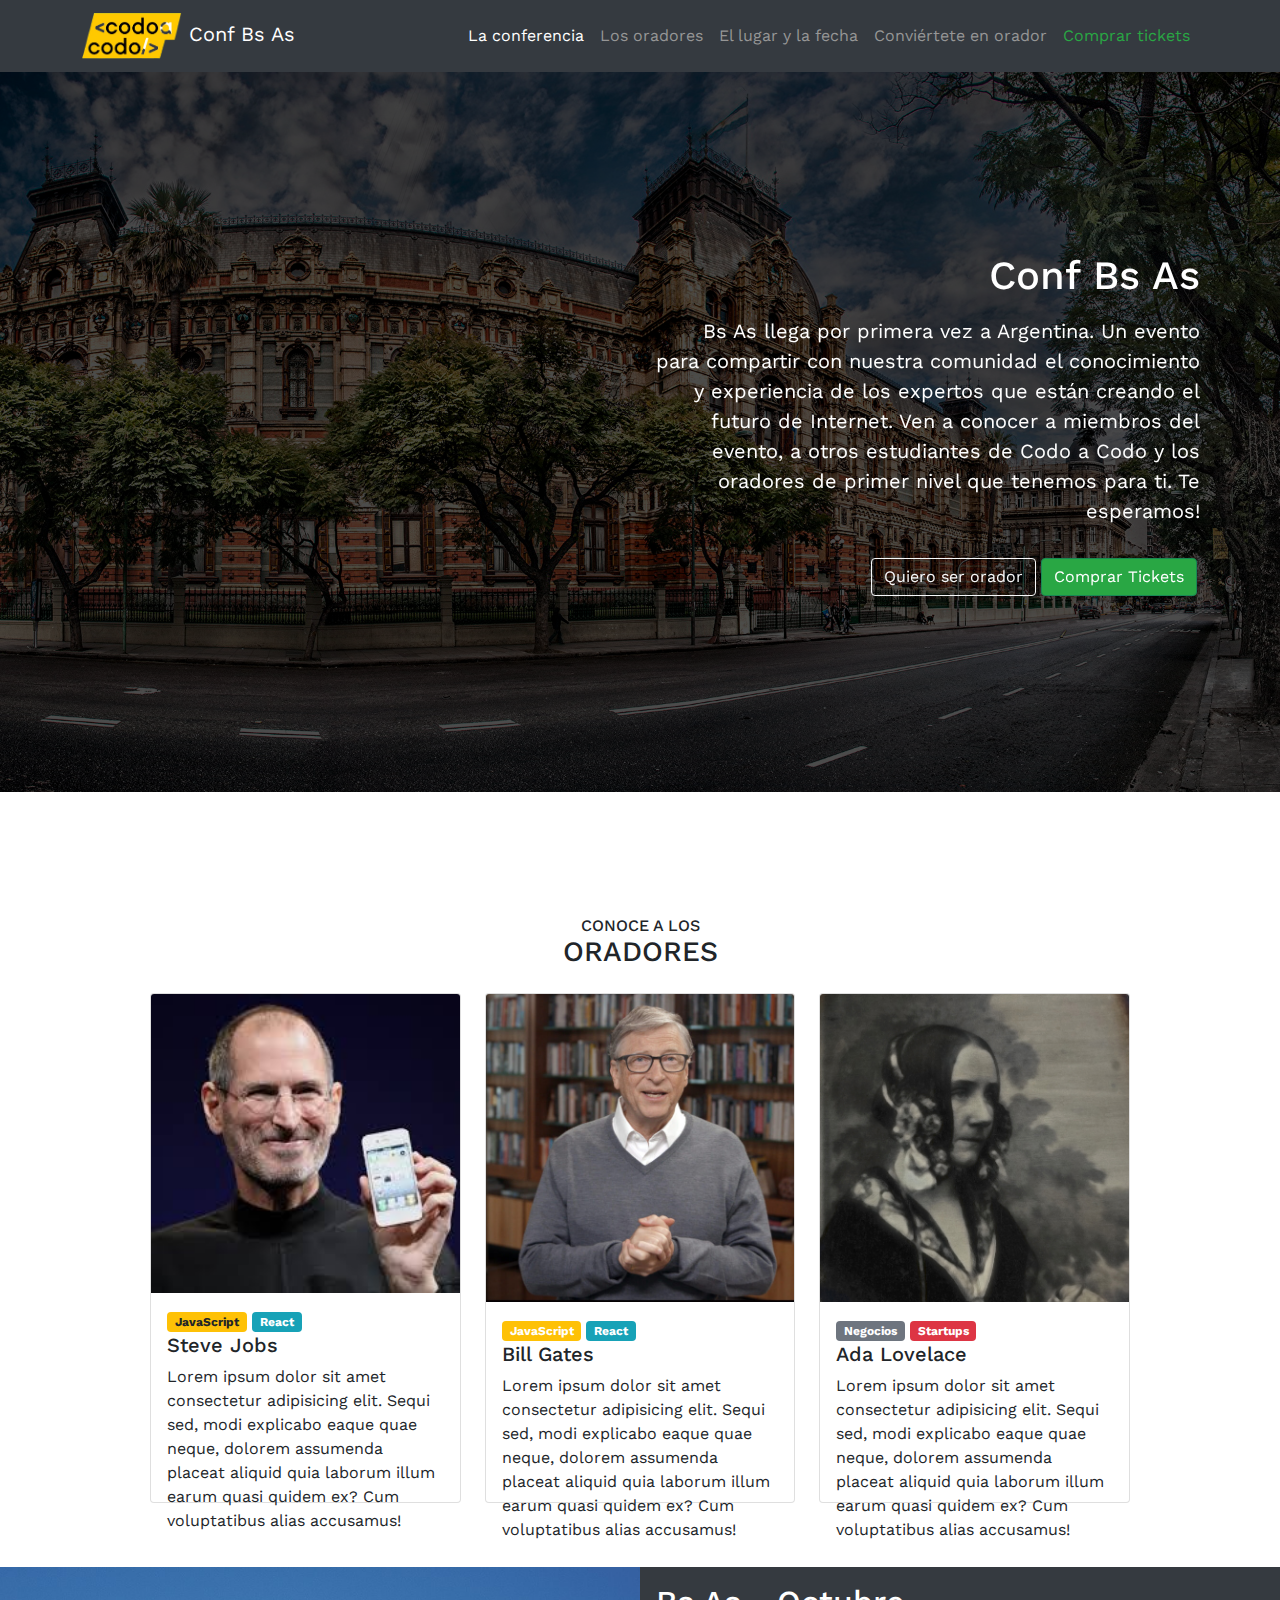
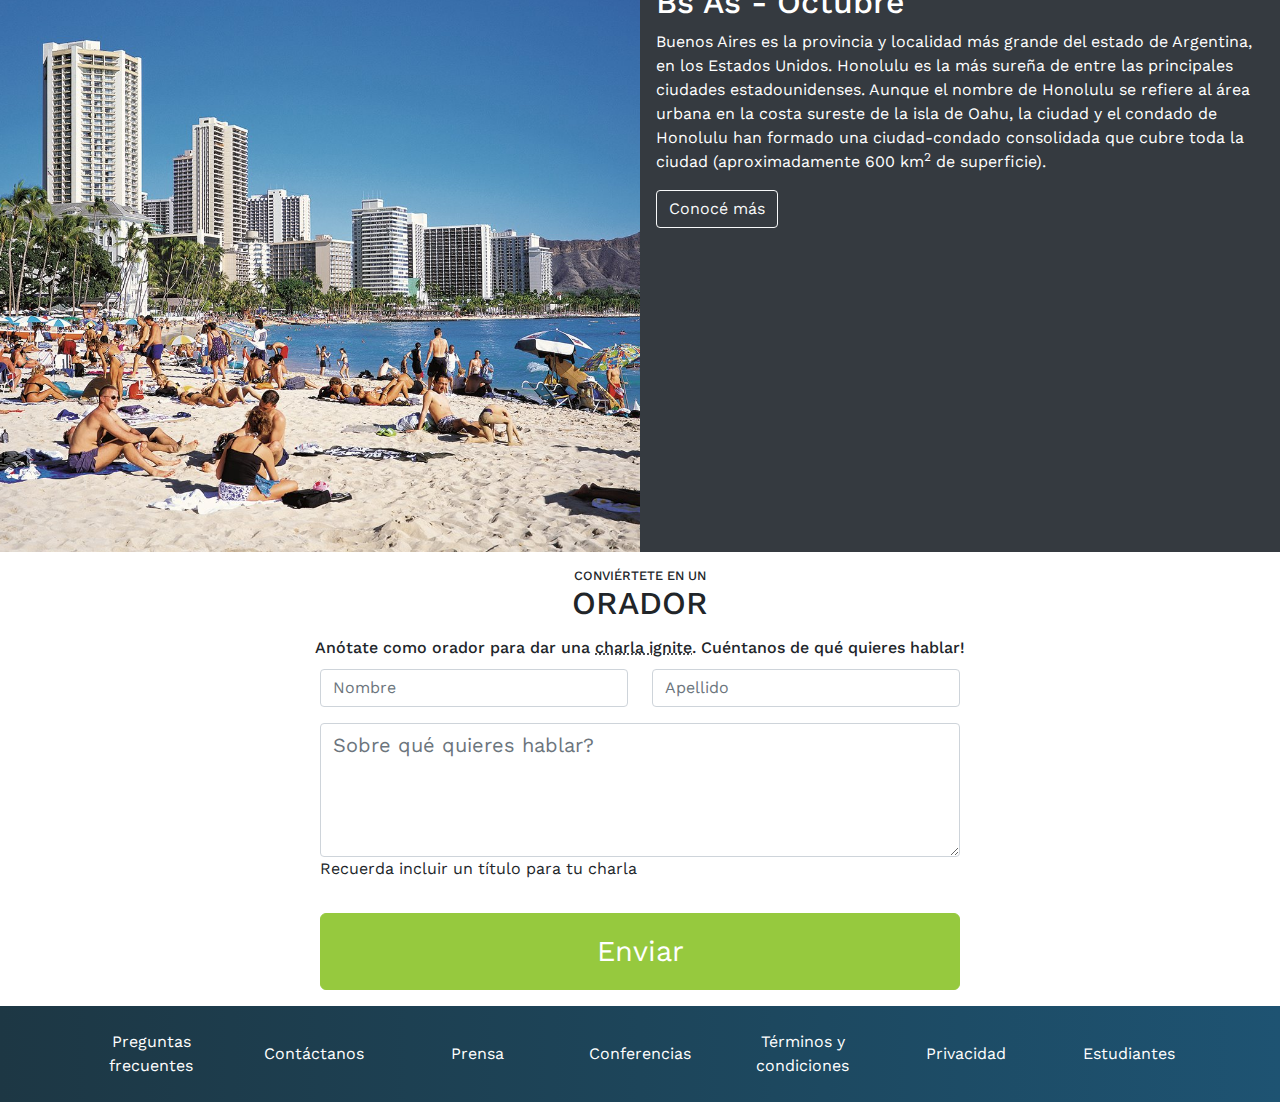
<file: index.html>
<!DOCTYPE html>
<html lang="es">
  <head>
    <meta charset="UTF-8" />
    <meta http-equiv="X-UA-Compatible" content="IE=edge" />
    <meta name="viewport" content="width=device-width, initial-scale=1.0" />
    <title>Proyecto Integrador</title>
    <!-- bootstrap -->
    <link rel="stylesheet" href="./css/bootstrap.min.css" />
    <!-- google fonts -->
    <script src="./js/ae9375b602.js"></script>
    <link rel="stylesheet" href="./css/estilos.css" />
    <link rel="shortcut icon" href="favicon.png" type="image/x-icon" />
  </head>
  <body>
    <header class="vh-100 p-0 m-0 container-fluid">
      <nav class="navbar navbar-expand-lg navbar-light backgroundColor">
        <div class="container">
          <a class="navbar-brand text-white" href="#">
            <img
              src="./assets/img/codoacodo1-removebg-preview.png"
              alt="Codo a Codo logo"
              width="100px"
            />
            Conf Bs As
          </a>
          <button
            class="navbar-toggler"
            type="button"
            data-bs-toggle="collapse"
            data-bs-target="#navbarNav"
            aria-controls="navbarNav"
            aria-expanded="false"
            aria-label="Toggle navigation"
          >
            <span class="navbar-toggler-icon"></span>
          </button>
          <div class="collapse navbar-collapse" id="navbarNav">
            <ul class="navbar-nav w-100 justify-content-end">
              <li class="nav-item">
                <a
                  class="nav-link active"
                  aria-current="page"
                  href="#conference"
                  >La conferencia</a
                >
              </li>
              <li class="nav-item">
                <a class="nav-link navLink2" href="#speakers">Los oradores</a>
              </li>
              <li class="nav-item">
                <a class="nav-link navLink2" href="#placeDate"
                  >El lugar y la fecha</a
                >
              </li>
              <li class="nav-item">
                <a class="nav-link navLink2" href="#form"
                  >Conviértete en orador</a
                >
              </li>
              <li class="nav-item">
                <a class="nav-link green" href="./pages/comprartickets.html"
                  >Comprar tickets</a
                >
              </li>
            </ul>
          </div>
        </div>
      </nav>

      <div
        id="carouselExampleSlidesOnly"
        class="carousel slide carouselModifier"
        data-bs-ride="carousel"
      >
        <div class="carousel-inner backgroundModifier">
          <div class="carousel-item active">
            <img src="./assets/img/ba1.jpg" class="d-block w-100" alt="ba1" />
          </div>
          <div class="carousel-item">
            <img src="./assets/img/ba2.jpg" class="d-block w-100" alt="ba2" />
          </div>
          <div class="carousel-item">
            <img src="./assets/img/ba3.jpg" class="d-block w-100" alt="ba3" />
          </div>
        </div>
        <section
          id="conference"
          class="d-flex justify-content-end align-items-center"
        >
          <div
            class="conferenceChild d-flex flex-column text-end card-img-overlay justify-content-center"
          >
            <h1 class="mb-3 text-white text-end">Conf Bs As</h1>
            <p class="fs-5 lh-base fw-normal text-white text-end mb-sm-3">
              Bs As llega por primera vez a Argentina. Un evento para compartir
              con nuestra comunidad el conocimiento y experiencia de los
              expertos que están creando el futuro de Internet. Ven a conocer a
              miembros del evento, a otros estudiantes de Codo a Codo y los
              oradores de primer nivel que tenemos para ti. Te esperamos!
            </p>
            <div class="conferenceButtons">
              <a href="" class="btn btn-outline-light">Quiero ser orador</a>
              <a href="" class="btn btn-success buyTicketsModifier"
                >Comprar Tickets</a
              >
            </div>
          </div>
        </section>
      </div>
    </header>

    <main>
      <section id="speakers" class="container p-0">
        <h2
          class="d-flex flex-column justify-content-center align-items-center fs-3 p-3"
        >
          <div class="fs-6">CONOCE A LOS</div>
          <div>ORADORES</div>
        </h2>
        <div class="row mt-0 mb-0 me-auto ms-auto customWidth">
          <div class="col-md-4 mb-2">
            <div class="card">
              <img
                src="./assets/img/steve.jpg"
                class="card-img-top"
                alt="Steve Jobs image"
              />
              <div class="card-body">
                <div class="badge javascriptLabel text-dark">JavaScript</div>
                <div class="badge reactLabel">React</div>
                <h5 class="card-title">Steve Jobs</h5>
                <p class="card-text">
                  Lorem ipsum dolor sit amet consectetur adipisicing elit. Sequi
                  sed, modi explicabo eaque quae neque, dolorem assumenda
                  placeat aliquid quia laborum illum earum quasi quidem ex? Cum
                  voluptatibus alias accusamus!
                </p>
              </div>
            </div>
          </div>
          <div class="col-md-4 mb-2">
            <div class="card">
              <img
                src="./assets/img/bill.jpg"
                class="card-img-top"
                alt="Bill Gates image"
              />
              <div class="card-body">
                <div class="badge javascriptLabel">JavaScript</div>
                <div class="badge reactLabel">React</div>
                <h5 class="card-title">Bill Gates</h5>
                <p class="card-text">
                  Lorem ipsum dolor sit amet consectetur adipisicing elit. Sequi
                  sed, modi explicabo eaque quae neque, dolorem assumenda
                  placeat aliquid quia laborum illum earum quasi quidem ex? Cum
                  voluptatibus alias accusamus!
                </p>
              </div>
            </div>
          </div>
          <div class="col-md-4 mb-2">
            <div class="card">
              <img
                src="./assets/img/ada.jpeg"
                class="card-img-top"
                alt="Ada Lovelace image"
              />
              <div class="card-body">
                <div class="badge businessLabel">Negocios</div>
                <div class="badge startupsLabel">Startups</div>
                <h5 class="card-title">Ada Lovelace</h5>
                <p class="card-text">
                  Lorem ipsum dolor sit amet consectetur adipisicing elit. Sequi
                  sed, modi explicabo eaque quae neque, dolorem assumenda
                  placeat aliquid quia laborum illum earum quasi quidem ex? Cum
                  voluptatibus alias accusamus!
                </p>
              </div>
            </div>
          </div>
        </div>
      </section>

      <section id="placeDate" class="container-fluid">
        <div class="row honolulu">
          <div class="col-sm-12 col-md-6 left"></div>
          <div class="col-sm-12 col-md-6 right">
            <h2>Bs As - Octubre</h2>
            <p class="fs-6 lh-base fw-normal text-white text-start">
              Buenos Aires es la provincia y localidad más grande del estado de
              Argentina, en los Estados Unidos. Honolulu es la más sureña de
              entre las principales ciudades estadounidenses. Aunque el nombre
              de Honolulu se refiere al área urbana en la costa sureste de la
              isla de Oahu, la ciudad y el condado de Honolulu han formado una
              ciudad-condado consolidada que cubre toda la ciudad
              (aproximadamente 600 km<sup>2</sup> de superficie).
            </p>
            <a href="" class="btn btn-outline-light">Conocé más</a>
          </div>
        </div>
      </section>
      <section
        class="d-flex flex-column justify-content-center align-items-center"
      >
        <h2
          class="d-flex flex-column justify-content-center align-items-center fs-2 p-3 mb-0"
        >
          <div class="smallTextForm">CONVIÉRTETE EN UN</div>
          <div>ORADOR</div>
        </h2>
        <h3 class="fs-6 pb-1">
          Anótate como orador para dar una <u>charla ignite</u>. Cuéntanos de
          qué quieres hablar!
        </h3>
        <form class="d-flex flex-column vw-50">
          <div class="row mb-3">
            <div class="col">
              <input
                type="text"
                class="form-control"
                placeholder="Nombre"
                aria-label="Nombre"
              />
            </div>
            <div class="col">
              <input
                type="text"
                class="form-control"
                placeholder="Apellido"
                aria-label="Apellido"
              />
            </div>
          </div>

          <div class="mb-3">
            <textarea
              class="form-control fs-5"
              id="exampleFormControlTextarea1"
              rows="4"
              placeholder="Sobre qué quieres hablar?"
            ></textarea>
            <label for="textarea"
              >Recuerda incluir un título para tu charla</label
            >
          </div>
          <div>
            <button type="submit" class="btn formButtonModifier">Enviar</button>
          </div>
        </form>
      </section>
    </main>
    <footer class="container-fluid">
      <div class="container">
        <div class="row py-4 align-items-center violetHover">
          <a class="col text-decoration-none text-center customColor" href=""
            >Preguntas frecuentes</a
          >
          <a class="col text-decoration-none text-center customColor" href=""
            >Contáctanos</a
          >
          <a class="col text-decoration-none text-center customColor" href=""
            >Prensa</a
          >
          <a class="col text-decoration-none text-center customColor" href=""
            >Conferencias</a
          >
          <a class="col text-decoration-none text-center customColor" href=""
            >Términos y condiciones</a
          >
          <a class="col text-decoration-none text-center customColor" href=""
            >Privacidad</a
          >
          <a class="col text-decoration-none text-center customColor" href=""
            >Estudiantes</a
          >
          <a href=""><i class="fa-brands fa-whatsapp icon"></i></a>
        </div>
      </div>
    </footer>

    <script src="./js/bootstrap.bundle.min.js"></script>
  </body>
</html>
</file>
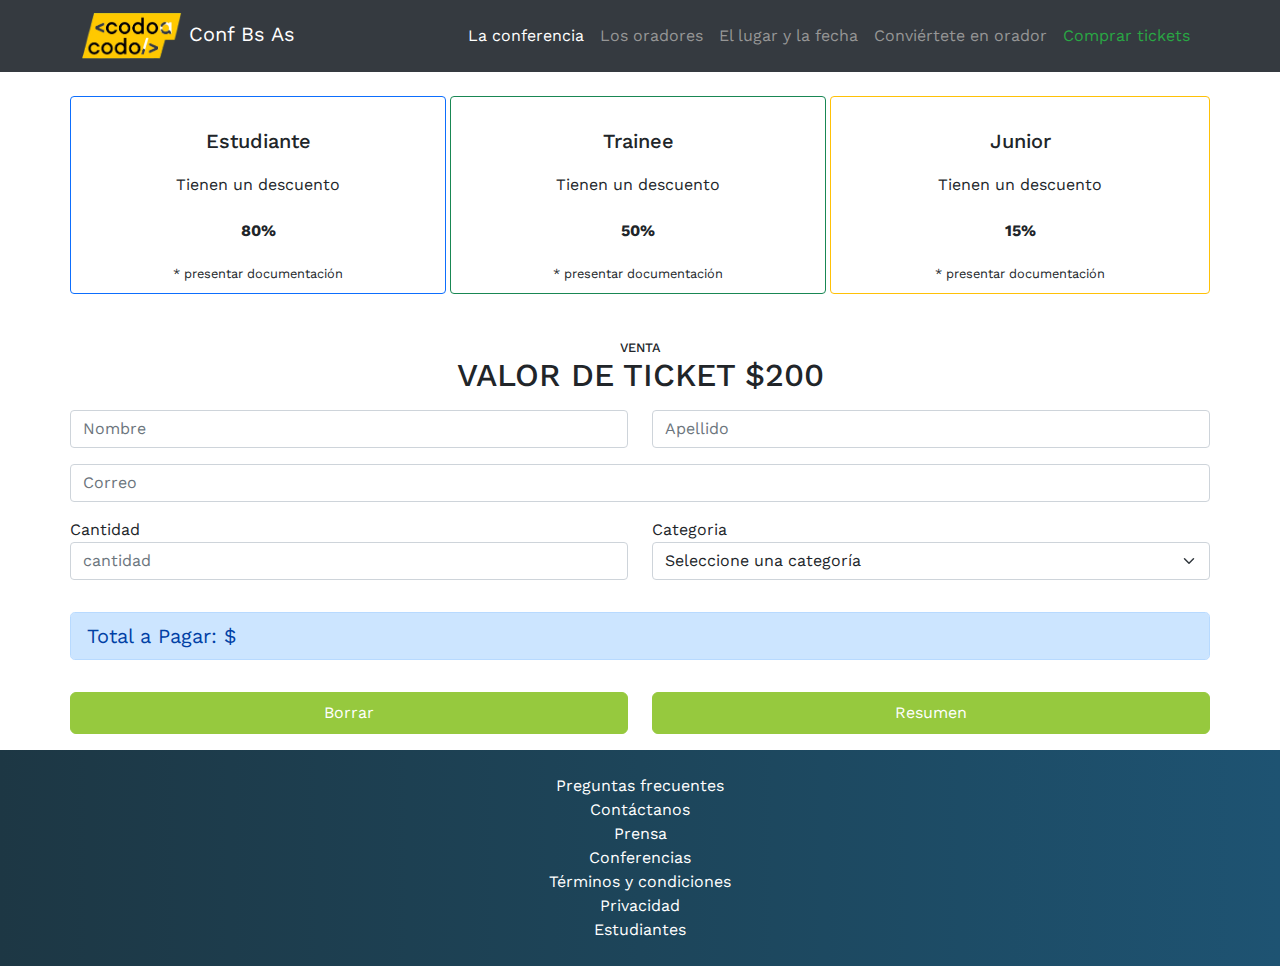
<file: pages/comprartickets.html>
<!DOCTYPE html>
<html lang="es">
  <head>
    <meta charset="UTF-8" />
    <meta http-equiv="X-UA-Compatible" content="IE=edge" />
    <meta name="viewport" content="width=device-width, initial-scale=1.0" />
    <title>Proyecto Javascript</title>
    <!-- bootstrap -->
    <link rel="stylesheet" href="../css/bootstrap.min.css" />
    <!-- google fonts -->
    <script src="../js/ae9375b602.js"></script>
    <link rel="stylesheet" href="../css/estilos.css" />
    <link rel="stylesheet" href="../css/comprartickets.css" />
    <link rel="shortcut icon" href="../favicon.png" type="image/x-icon" />
  </head>
  <body>
    <header class="p-0 m-0 customHeader container-fluid">
      <nav class="navbar navbar-expand-lg navbar-light backgroundColor">
        <div class="container">
          <a class="navbar-brand text-white" href="../index.html">
            <img
              src="../assets/img/codoacodo1-removebg-preview.png"
              alt="Codo a Codo logo"
              width="100px"
            />
            Conf Bs As
          </a>
          <button
            class="navbar-toggler"
            type="button"
            data-bs-toggle="collapse"
            data-bs-target="#navbarNav"
            aria-controls="navbarNav"
            aria-expanded="false"
            aria-label="Toggle navigation"
          >
            <span class="navbar-toggler-icon"></span>
          </button>
          <div class="collapse navbar-collapse" id="navbarNav">
            <ul class="navbar-nav w-100 justify-content-end">
              <li class="nav-item d-flex justify-content-center">
                <a
                  class="nav-link active text-center"
                  aria-current="page"
                  href="../index.html#conference"
                  >La conferencia</a
                >
              </li>
              <li class="nav-item d-flex justify-content-center">
                <a
                  class="nav-link navLink2 text-center"
                  href="../index.html#speakers"
                  >Los oradores</a
                >
              </li>
              <li class="nav-item d-flex justify-content-center">
                <a
                  class="nav-link navLink2 text-center"
                  href="../index.html#placeDate"
                  >El lugar y la fecha</a
                >
              </li>
              <li class="nav-item d-flex justify-content-center">
                <a
                  class="nav-link navLink2 text-center"
                  href="../index.html#form"
                  >Conviértete en orador</a
                >
              </li>
              <li class="nav-item d-flex justify-content-center">
                <a
                  class="nav-link green text-center"
                  href="../pages/comprartickets.html"
                  >Comprar tickets</a
                >
              </li>
            </ul>
          </div>
        </div>
      </nav>
    </header>

    <main>
      <section class="container p-0">
        <div class="row mt-4 mb-0 me-auto ms-auto customFormWidth">
          <div class="col-md-4 mb-2 ps-md-0 pe-md-1">
            <div class="col card border border-primary pt-3">
              <div class="card-body text-center">
                <h5 class="card-title mb-4">Estudiante</h5>
                <p class="card-subtitle mb-4">Tienen un descuento</p>
                <h6 class="mb-4"><b>80%</b></h6>
                <p class="card-text smallTextForm pb-3">
                  * presentar documentación
                </p>
              </div>
            </div>
          </div>
          <div class="col-md-4 mb-2 ps-md-0 pe-md-1">
            <div class="col card border border-success pt-3">
              <div class="card-body text-center">
                <h5 class="card-title mb-4">Trainee</h5>
                <p class="card-subtitle mb-4">Tienen un descuento</p>
                <h6 class="mb-4"><b>50%</b></h6>
                <p class="card-text smallTextForm pb-3">
                  * presentar documentación
                </p>
              </div>
            </div>
          </div>
          <div class="col-md-4 mb-2 ps-md-0 pe-md-0">
            <div class="col card border border-warning pt-3">
              <div class="card-body text-center">
                <h5 class="card-title mb-4">Junior</h5>
                <p class="card-subtitle mb-4">Tienen un descuento</p>
                <h6 class="mb-4"><b>15%</b></h6>
                <p class="card-text smallTextForm pb-3">
                  * presentar documentación
                </p>
              </div>
            </div>
          </div>
        </div>

        <h2
          class="d-flex flex-column justify-content-center align-items-center fs-2 p-3 mb-0"
        >
          <div class="smallTextForm">VENTA</div>
          <div>VALOR DE TICKET $200</div>
        </h2>

        <form
          class="d-flex flex-column customFormWidth me-auto ms-auto"
          id="form"
        >
          <div class="row">
            <div class="col-12 col-md-6 mb-3">
              <input
                id="name"
                type="text"
                class="form-control"
                placeholder="Nombre"
                aria-label="Nombre"
              />
            </div>
            <div class="col-12 col-md-6 mb-3">
              <input
                id="surname"
                type="text"
                class="form-control"
                placeholder="Apellido"
                aria-label="Apellido"
              />
            </div>
          </div>

          <div class="col-12 mb-3">
            <input
              id="email"
              type="email"
              class="form-control"
              placeholder="Correo"
              aria-label="Correo"
            />
          </div>
          <div class="row">
            <div class="col-12 col-md-6 mb-3">
              <div>Cantidad</div>
              <div>
                <input
                  id="quantity"
                  type="number"
                  class="form-control"
                  placeholder="cantidad"
                  aria-label="cantidad"
                />
              </div>
            </div>
            <div class="col-12 col-md-6 mb-3">
              <div>Categoria</div>
              <select class="form-select" aria-label="categoria" id="category">
                <option value="" selected>Seleccione una categoría</option>
                <option value="1">Estudiante</option>
                <option value="2">Trainee</option>
                <option value="3">Junior</option>
              </select>
            </div>
          </div>

          <div class="mt-3 mb-3">
            <input
              type="text"
              class="form-control form-control-lg"
              id="totalCharge"
              placeholder="Total a Pagar: $"
              aria-label="totalCost"
              disabled="disabled"
            />
          </div>

          <div class="row">
            <div class="col-12 col-md-6">
              <button
                type="reset"
                class="btn buyButtonButtonModifier mb-0"
                id="resetButton"
              >
                Borrar
              </button>
            </div>
            <div class="col-12 col-md-6">
              <button
                type="submit"
                class="btn buyButtonButtonModifier"
                id="submitButton"
              >
                Resumen
              </button>
            </div>
          </div>
        </form>
      </section>
    </main>
    <footer class="container-fluid">
      <div class="container">
        <div class="row py-4 align-items-center violetHover">
          <a
            class="col-sm-12 customCol text-decoration-none text-center customColor customMargin"
            href=""
            >Preguntas frecuentes</a
          >
          <!-- Investigation: since we have an odd number of columns and bootstrap works by default with even columns,
          the only way to center odd columns is to just use the class "col". But since we want col-sm-12 for mobile,
          if we do class="col-sm-12 col", then col will NOT be applied since col-sm-12 applies for any width >= 576px.
          If we do class="col-sm-12 col-md", then col-md will NOT be applied since there are specificity problems.
          So the only hack to center odd columns is to add a customCol class that will do exactly the same as col,
          but this will be more specific since it will apply for each screen. -->
          <a
            class="col-sm-12 customCol text-decoration-none text-center customColor customMargin"
            href=""
            >Contáctanos</a
          >
          <a
            class="col-sm-12 customCol text-decoration-none text-center customColor customMargin"
            href=""
            >Prensa</a
          >
          <a
            class="col-sm-12 customCol text-decoration-none text-center customColor customMargin"
            href=""
            >Conferencias</a
          >
          <a
            class="col-sm-12 customCol text-decoration-none text-center customColor customMargin"
            href=""
            >Términos y condiciones</a
          >
          <a
            class="col-sm-12 customCol text-decoration-none text-center customColor customMargin"
            href=""
            >Privacidad</a
          >
          <a
            class="col-sm-12 customCol text-decoration-none text-center customColor customMargin"
            href=""
            >Estudiantes</a
          >
          <a href=""><i class="fa-brands fa-whatsapp icon"></i></a>
        </div>
      </div>
    </footer>

    <script src="../js/comprartickets.js"></script>
    <script src="../js/bootstrap.bundle.min.js"></script>
    <script src="../js/sweetalert2@11.js"></script>
  </body>
</html>
</file>
<file: css/estilos.css>
@import url('https://fonts.googleapis.com/css2?family=Roboto:wght@300;400;500;700&family=Work+Sans:wght@100;300;400;500;600;700&display=swap');

* {
  margin: 0;
  padding: 0;
  box-sizing: border-box;
}

body {
  font-family: 'Roboto', sans-serif;
  font-family: 'Work Sans', sans-serif;
  font-weight: 400;
}

.backgroundColor {
  background-color: rgb(53, 58, 64);
}

.navbar-light .navbar-nav .nav-link.active {
  color: white;
}

.navbar-light .navbar-nav .nav-link.active:hover {
  color: rgb(130, 130, 223);
}

.navbar-light .navbar-nav .navLink2 {
  color: rgb(150, 150, 150);
}

.navbar-light .navbar-nav .navLink2:hover {
  color: rgb(130, 130, 223);
}

.navbar-light .navbar-nav .green {
  color: rgb(41, 167, 68);
}

.navbar-light .navbar-nav .green:hover {
  color: rgb(130, 130, 223);
}

.carouselModifier {
  height: 89vh;
}

.backgroundModifier {
  filter: brightness(30%);
  height: 100%;
}

.card-img-overlay {
  left: 50%;
  top: 10rem;
}

.conferenceChild {
  padding-right: 5rem;
  width: 50%;
  height: 50%;
}

.conferenceButtons {
  text-align: right;
  margin: 1rem 0.2rem;
}

.buyTicketsModifier {
  background-color: rgb(41, 167, 68);
}

.customWidth {
  width: 88%;
}

.card img {
  height: 90%;
  object-fit: cover;
}

.javascriptLabel {
  background-color: rgb(254, 193, 6);
}

.reactLabel {
  background-color: rgb(23, 162, 183);
}

.businessLabel {
  background-color: rgb(110, 117, 127);
}

.startupsLabel {
  background-color: rgb(221, 53, 68);
}

.honolulu {
  height: 65vh;
}

.left {
  background-image: url('../assets/img/honolulu.jpg');
  background-size: cover;
  background-position: center;
  background-repeat: no-repeat;
  height: 100%;
}

.right {
  background-color: rgb(53, 58, 64);
  color: white;
  height: 100%;
  padding: 1rem;
}

.smallTextForm {
  font-size: 0.8rem;
}

u {
  text-decoration: underline;
  text-decoration-style: dotted;
}

.formButtonModifier {
  background-color: rgb(150, 201, 62);
  color: white;
  margin: 1rem 0;
  padding: 1rem 0;
  width: 50vw;
  font-size: 1.8rem;
  border-radius: 6px;
  border: 1px solid rgb(150, 201, 62);
}

.formButtonModifier:hover {
  color: rgb(150, 201, 62);
  background-color: white;
  cursor: pointer;
}

footer {
  background-image: linear-gradient(
    to right,
    #1d3744,
    #1d3e4f,
    #1d455a,
    #1d4c66,
    #1e5372
  );
}

.customColor {
  color: white;
}

.violetHover a:hover {
  color: rgb(130, 130, 223);
}

.icon {
  color: rgb(50, 217, 81);
  font-size: 5rem;
  position: fixed;
  bottom: 15px;
  right: 15px;
}

.icon:hover {
  color: rgb(130, 130, 223);
}

@media screen and (max-width: 767px) {
  #conference {
    justify-content: center;
    padding: 1rem;
  }

  .conferenceChild {
    padding-right: 0rem;
    width: 100%;
    height: 100%;
  }

  .icon {
    font-size: 3rem;
  }

  .honolulu {
    height: initial;
  }

  .left {
    height: 50vh;
  }

  .right {
    height: 50vh;
  }
}

@media screen and (min-width: 1024px) and (max-width: 1400px) {
  .conferenceText {
    font-size: 1.2rem;
    line-height: 1.2;
  }

  .card {
    height: 90%;
  }

  .conferenceChild {
    justify-content: space-between;
  }

  textarea {
    font-size: 1.5rem;
  }
}
</file>
<file: css/comprartickets.css>
.buyButtonButtonModifier {
    background-color: rgb(150, 201, 62);
    color: white;
    margin: 1rem 0;
    padding: 0.5rem 0;
    width: 100%;
    font-size: 1rem;
    border-radius: 6px;
    border: 1px solid rgb(150, 201, 62);
  }
  
  .buyButtonButtonModifier:hover {
    color: rgb(150, 201, 62);
    background-color: white;
    cursor: pointer;
  }
  
  .form-control:disabled {
    background-color: rgb(204, 229, 255);
    border: 1px solid rgb(184, 218, 255);
  }
  
  .form-control:disabled::placeholder {
    color: rgb(0, 64, 165);
  }
</file>
